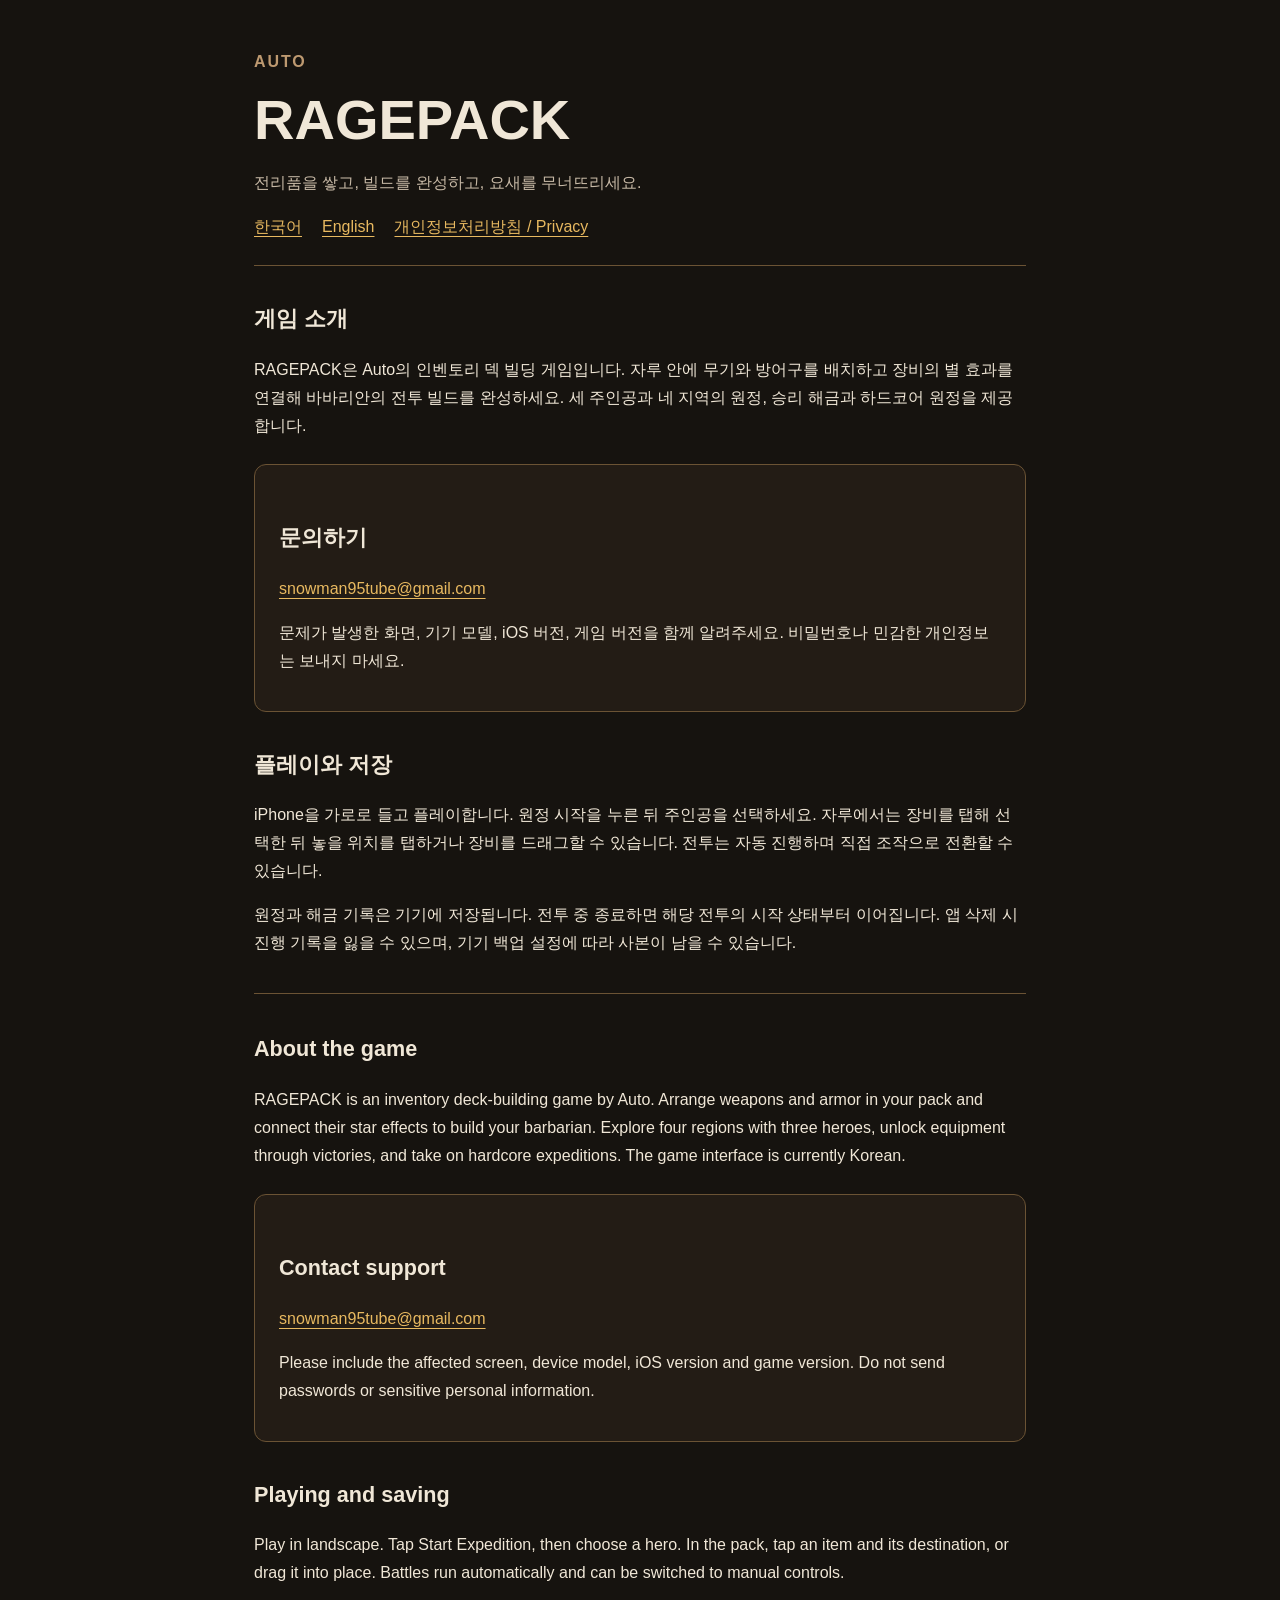
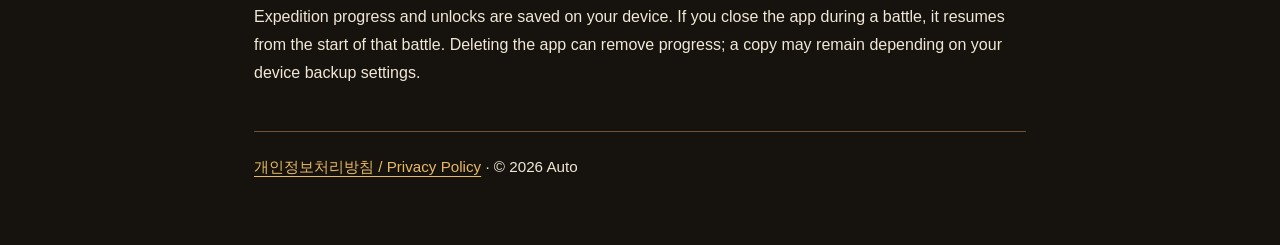
<file: index.html>
<!doctype html>
<html lang="ko"><head><meta charset="utf-8"><meta name="viewport" content="width=device-width,initial-scale=1"><title>RAGEPACK 지원 · Auto</title><meta name="description" content="RAGEPACK support and contact information."><link rel="stylesheet" href="style.css"></head><body><main>
<header><div class="brand">AUTO</div><h1>RAGEPACK</h1><p class="subtle">전리품을 쌓고, 빌드를 완성하고, 요새를 무너뜨리세요.</p><nav aria-label="Languages"><a href="#korean">한국어</a><a href="#english">English</a><a href="privacy.html">개인정보처리방침 / Privacy</a></nav></header>
<section id="korean" lang="ko"><h2>게임 소개</h2><p>RAGEPACK은 Auto의 인벤토리 덱 빌딩 게임입니다. 자루 안에 무기와 방어구를 배치하고 장비의 별 효과를 연결해 바바리안의 전투 빌드를 완성하세요. 세 주인공과 네 지역의 원정, 승리 해금과 하드코어 원정을 제공합니다.</p>
<div class="card"><h2>문의하기</h2><p><a href="mailto:snowman95tube@gmail.com">snowman95tube@gmail.com</a></p><p>문제가 발생한 화면, 기기 모델, iOS 버전, 게임 버전을 함께 알려주세요. 비밀번호나 민감한 개인정보는 보내지 마세요.</p></div>
<h2>플레이와 저장</h2><p>iPhone을 가로로 들고 플레이합니다. 원정 시작을 누른 뒤 주인공을 선택하세요. 자루에서는 장비를 탭해 선택한 뒤 놓을 위치를 탭하거나 장비를 드래그할 수 있습니다. 전투는 자동 진행하며 직접 조작으로 전환할 수 있습니다.</p><p>원정과 해금 기록은 기기에 저장됩니다. 전투 중 종료하면 해당 전투의 시작 상태부터 이어집니다. 앱 삭제 시 진행 기록을 잃을 수 있으며, 기기 백업 설정에 따라 사본이 남을 수 있습니다.</p></section>
<hr><section id="english" lang="en"><h2>About the game</h2><p>RAGEPACK is an inventory deck-building game by Auto. Arrange weapons and armor in your pack and connect their star effects to build your barbarian. Explore four regions with three heroes, unlock equipment through victories, and take on hardcore expeditions. The game interface is currently Korean.</p>
<div class="card"><h2>Contact support</h2><p><a href="mailto:snowman95tube@gmail.com">snowman95tube@gmail.com</a></p><p>Please include the affected screen, device model, iOS version and game version. Do not send passwords or sensitive personal information.</p></div>
<h2>Playing and saving</h2><p>Play in landscape. Tap Start Expedition, then choose a hero. In the pack, tap an item and its destination, or drag it into place. Battles run automatically and can be switched to manual controls.</p><p>Expedition progress and unlocks are saved on your device. If you close the app during a battle, it resumes from the start of that battle. Deleting the app can remove progress; a copy may remain depending on your device backup settings.</p></section>
<footer><a href="privacy.html">개인정보처리방침 / Privacy Policy</a> · © 2026 Auto</footer></main></body></html>
</file>
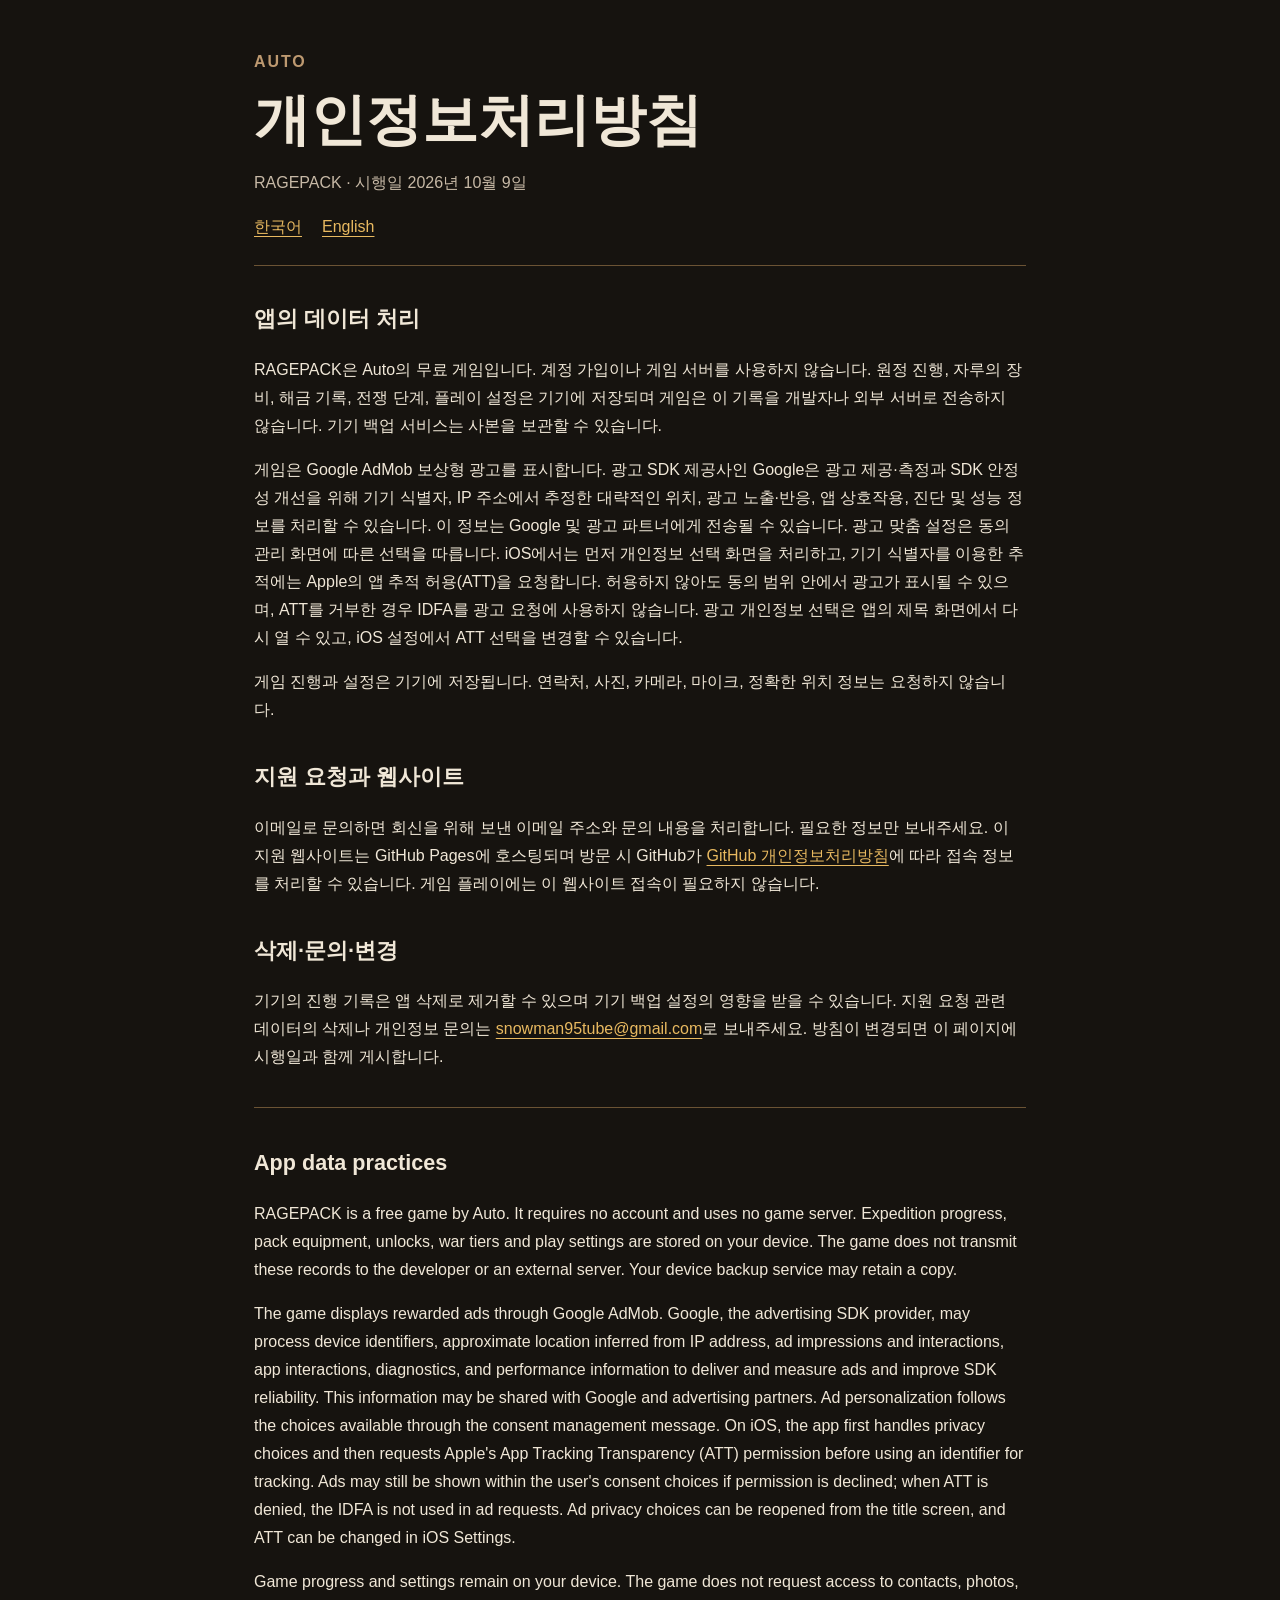
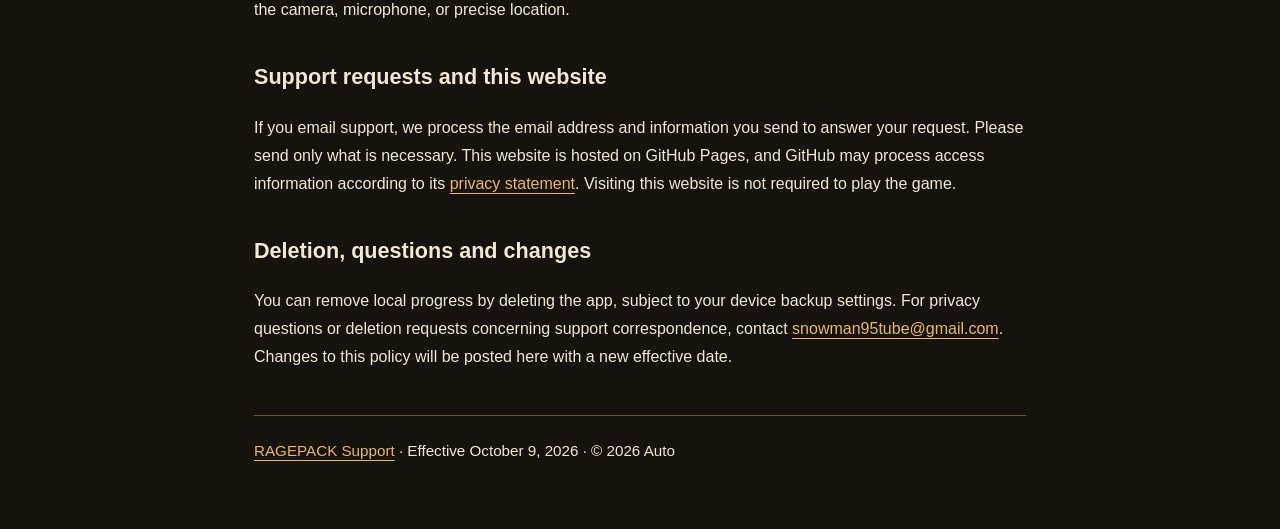
<file: privacy.html>
<!doctype html>
<html lang="ko"><head><meta charset="utf-8"><meta name="viewport" content="width=device-width,initial-scale=1"><title>RAGEPACK 개인정보처리방침 · Auto</title><meta name="description" content="RAGEPACK privacy policy."><link rel="stylesheet" href="style.css"></head><body><main>
<header><div class="brand">AUTO</div><h1>개인정보처리방침</h1><p class="subtle">RAGEPACK · 시행일 2026년 10월 9일</p><nav aria-label="Languages"><a href="#korean">한국어</a><a href="#english">English</a></nav></header>
<section id="korean" lang="ko"><h2>앱의 데이터 처리</h2><p>RAGEPACK은 Auto의 무료 게임입니다. 계정 가입이나 게임 서버를 사용하지 않습니다. 원정 진행, 자루의 장비, 해금 기록, 전쟁 단계, 플레이 설정은 기기에 저장되며 게임은 이 기록을 개발자나 외부 서버로 전송하지 않습니다. 기기 백업 서비스는 사본을 보관할 수 있습니다.</p><p>게임은 Google AdMob 보상형 광고를 표시합니다. 광고 SDK 제공사인 Google은 광고 제공·측정과 SDK 안정성 개선을 위해 기기 식별자, IP 주소에서 추정한 대략적인 위치, 광고 노출·반응, 앱 상호작용, 진단 및 성능 정보를 처리할 수 있습니다. 이 정보는 Google 및 광고 파트너에게 전송될 수 있습니다. 광고 맞춤 설정은 동의 관리 화면에 따른 선택을 따릅니다. iOS에서는 먼저 개인정보 선택 화면을 처리하고, 기기 식별자를 이용한 추적에는 Apple의 앱 추적 허용(ATT)을 요청합니다. 허용하지 않아도 동의 범위 안에서 광고가 표시될 수 있으며, ATT를 거부한 경우 IDFA를 광고 요청에 사용하지 않습니다. 광고 개인정보 선택은 앱의 제목 화면에서 다시 열 수 있고, iOS 설정에서 ATT 선택을 변경할 수 있습니다.</p><p>게임 진행과 설정은 기기에 저장됩니다. 연락처, 사진, 카메라, 마이크, 정확한 위치 정보는 요청하지 않습니다.</p>
<h2>지원 요청과 웹사이트</h2><p>이메일로 문의하면 회신을 위해 보낸 이메일 주소와 문의 내용을 처리합니다. 필요한 정보만 보내주세요. 이 지원 웹사이트는 GitHub Pages에 호스팅되며 방문 시 GitHub가 <a href="https://docs.github.com/en/site-policy/privacy-policies/github-general-privacy-statement">GitHub 개인정보처리방침</a>에 따라 접속 정보를 처리할 수 있습니다. 게임 플레이에는 이 웹사이트 접속이 필요하지 않습니다.</p>
<h2>삭제·문의·변경</h2><p>기기의 진행 기록은 앱 삭제로 제거할 수 있으며 기기 백업 설정의 영향을 받을 수 있습니다. 지원 요청 관련 데이터의 삭제나 개인정보 문의는 <a href="mailto:snowman95tube@gmail.com">snowman95tube@gmail.com</a>로 보내주세요. 방침이 변경되면 이 페이지에 시행일과 함께 게시합니다.</p></section>
<hr><section id="english" lang="en"><h2>App data practices</h2><p>RAGEPACK is a free game by Auto. It requires no account and uses no game server. Expedition progress, pack equipment, unlocks, war tiers and play settings are stored on your device. The game does not transmit these records to the developer or an external server. Your device backup service may retain a copy.</p><p>The game displays rewarded ads through Google AdMob. Google, the advertising SDK provider, may process device identifiers, approximate location inferred from IP address, ad impressions and interactions, app interactions, diagnostics, and performance information to deliver and measure ads and improve SDK reliability. This information may be shared with Google and advertising partners. Ad personalization follows the choices available through the consent management message. On iOS, the app first handles privacy choices and then requests Apple's App Tracking Transparency (ATT) permission before using an identifier for tracking. Ads may still be shown within the user's consent choices if permission is declined; when ATT is denied, the IDFA is not used in ad requests. Ad privacy choices can be reopened from the title screen, and ATT can be changed in iOS Settings.</p><p>Game progress and settings remain on your device. The game does not request access to contacts, photos, the camera, microphone, or precise location.</p>
<h2>Support requests and this website</h2><p>If you email support, we process the email address and information you send to answer your request. Please send only what is necessary. This website is hosted on GitHub Pages, and GitHub may process access information according to its <a href="https://docs.github.com/en/site-policy/privacy-policies/github-general-privacy-statement">privacy statement</a>. Visiting this website is not required to play the game.</p>
<h2>Deletion, questions and changes</h2><p>You can remove local progress by deleting the app, subject to your device backup settings. For privacy questions or deletion requests concerning support correspondence, contact <a href="mailto:snowman95tube@gmail.com">snowman95tube@gmail.com</a>. Changes to this policy will be posted here with a new effective date.</p></section>
<footer><a href="index.html">RAGEPACK Support</a> · Effective October 9, 2026 · © 2026 Auto</footer></main></body></html>
</file>
<file: style.css>
:root{color-scheme:dark;font-family:-apple-system,BlinkMacSystemFont,"Segoe UI",sans-serif;background:#16130f;color:#f0e7d7}*{box-sizing:border-box}body{margin:0;line-height:1.75}main{max-width:820px;margin:auto;padding:48px 24px 64px}header{border-bottom:1px solid #6b5334;padding-bottom:24px}h1{font-size:clamp(2rem,6vw,3.5rem);line-height:1.2;margin:10px 0}h2{font-size:1.35rem;margin-top:34px}a{color:#e8b960;text-underline-offset:4px}a:focus-visible{outline:3px solid #e8b960;outline-offset:4px}.brand{color:#bd9970;letter-spacing:.12em;font-weight:700}.subtle{color:#c7b9a6}.card{background:#231c15;border:1px solid #6b5334;border-radius:12px;padding:20px 24px;margin:24px 0}nav{display:flex;gap:20px;flex-wrap:wrap}footer{border-top:1px solid #6b5334;margin-top:44px;padding-top:22px;font-size:.95rem}hr{border:0;border-top:1px solid #6b5334;margin:36px 0}
</file>
